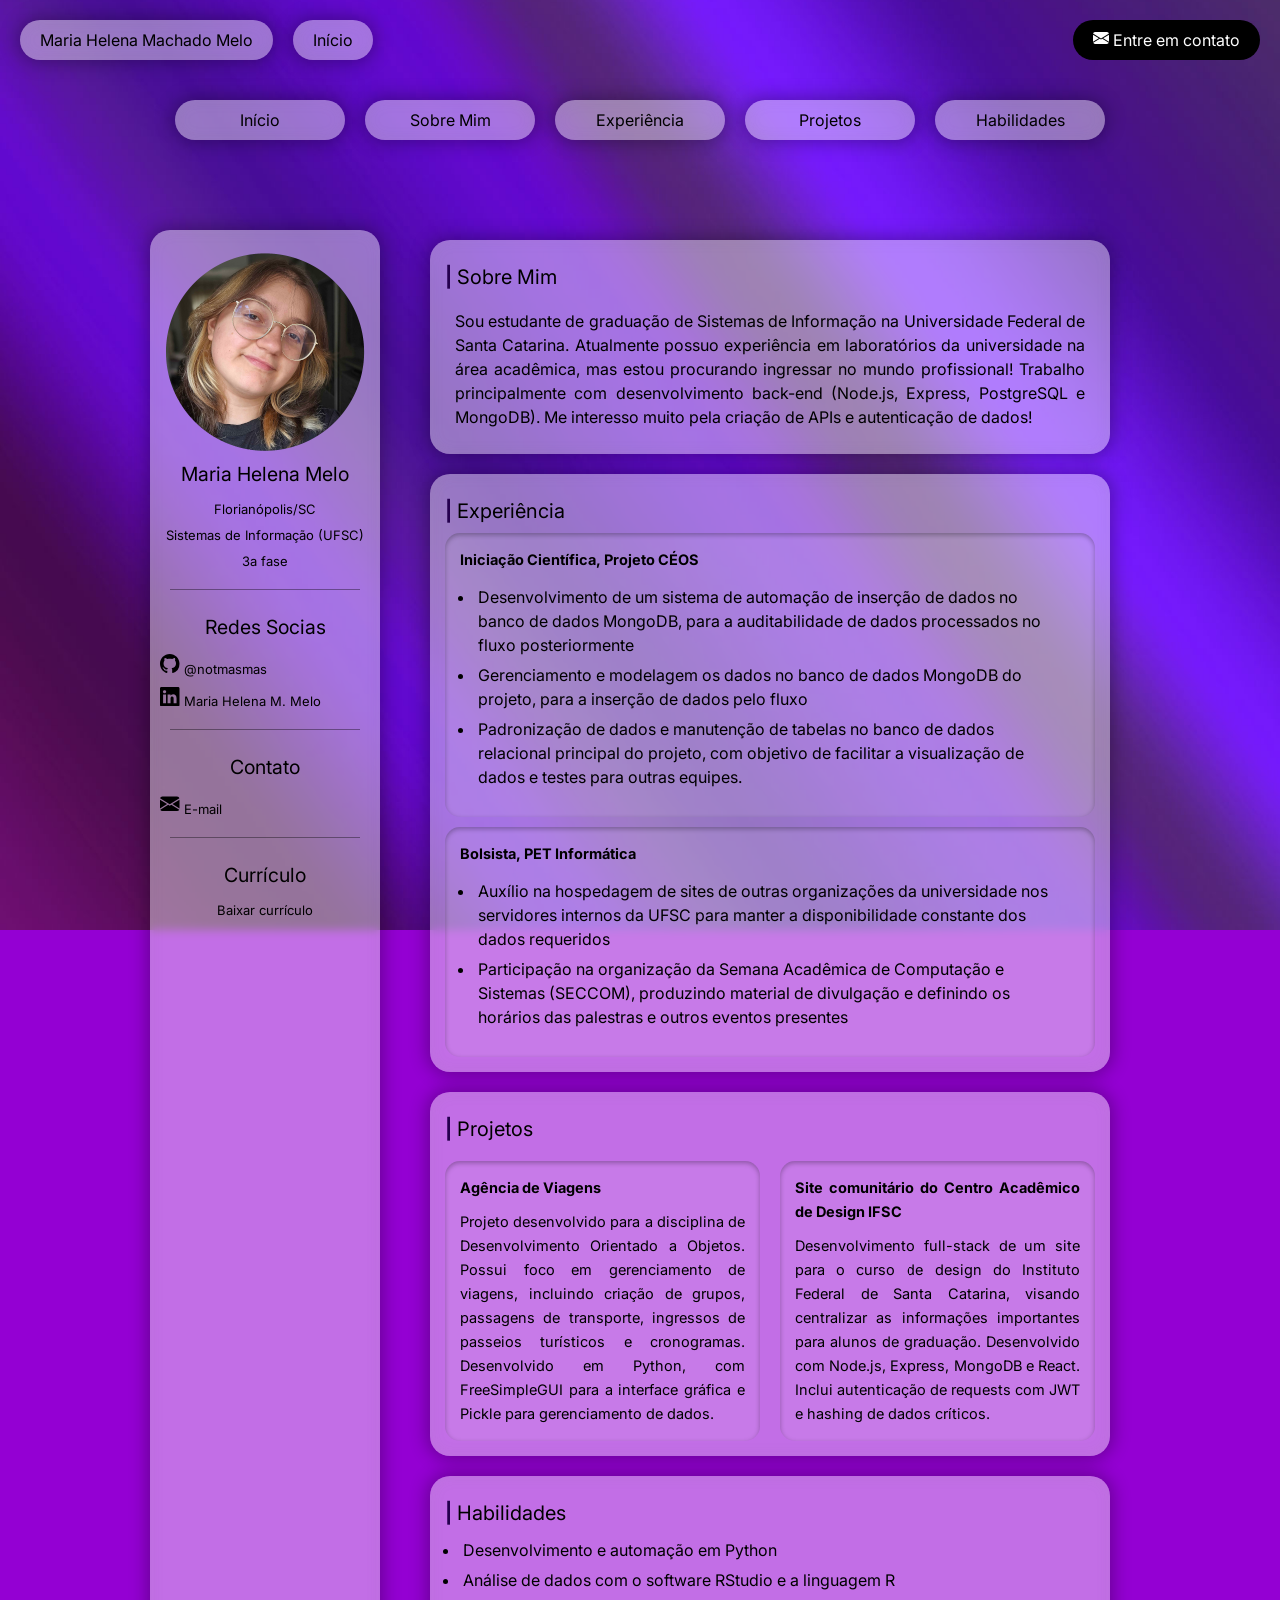
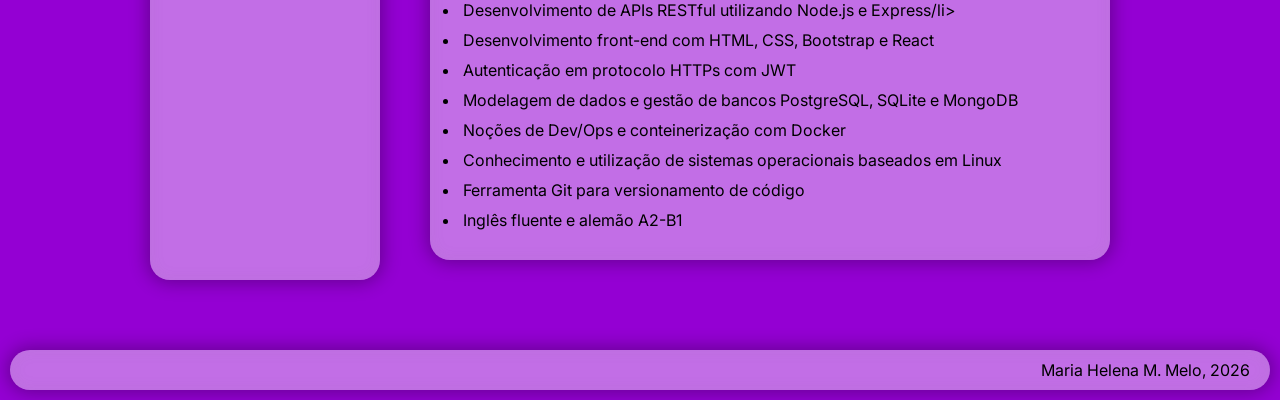
<file: index.html>
<!DOCTYPE html>
<html lang="pt-BR">
<head>
    <meta charset="UTF-8">
    <meta name="viewport" content="width=device-width, initial-scale=1.0">
    <link rel="shortcut icon" href="src/favicon.ico" type="image/x-icon">
    <link rel="preconnect" href="https://fonts.googleapis.com">
    <link rel="preconnect" href="https://fonts.gstatic.com" crossorigin>
    <link href="https://fonts.googleapis.com/css2?family=Inter:ital,opsz,wght@0,14..32,100..900;1,14..32,100..900&display=swap" rel="stylesheet">
    <link rel="stylesheet" href="style.css">
    <title>Currículo Digital</title>
</head>
<body>
    <div class="content-wrapper">
        <nav>
            <menu class="menu-top">
                <li class="glass">Maria Helena Machado Melo</li>
                <li class="menu-top-start glass"><a href="">Início</a></li>
                <li class="right-align">
                    <a href="mailto:mariahelenammelo23@gmail.com" target="_blank">
                        <svg xmlns="http://www.w3.org/2000/svg" width="16" height="16" fill="currentColor" class="bi bi-envelope-fill" viewBox="0 0 16 16">
                            <path d="M.05 3.555A2 2 0 0 1 2 2h12a2 2 0 0 1 1.95 1.555L8 8.414zM0 4.697v7.104l5.803-3.558zM6.761 8.83l-6.57 4.027A2 2 0 0 0 2 14h12a2 2 0 0 0 1.808-1.144l-6.57-4.027L8 9.586zm3.436-.586L16 11.801V4.697z"/>
                        </svg>
                        Entre em contato
                    </a>
                </li>
            </menu>
            <menu class="menu-bottom">
                <li class="glass"><a href="">Início</a></li>
                <li class="glass"><a href="#about-me">Sobre Mim</a></li>
                <li class="glass"><a href="#experience">Experiência</a></li>
                <li class="glass"><a href="#projects">Projetos</a></li>
                <li class="glass"><a href="#skills">Habilidades</a></li>
            </menu>
        </nav>

        <div class="content">
            <aside class="glass">
                <section>
                    <img src="src/me.png" alt="" class="main-pic">
                    <h2>Maria Helena Melo</h2>
                    <p>Florianópolis/SC</p>
                    <p>Sistemas de Informação (UFSC)</p>
                    <p>3a fase</p>
                </section>
                <hr>
                <section class="social-media">
                    <h2>Redes Socias</h2>
                    <p class="aside-link">
                        <a href="https://github.com/notmasmas" target="_blank">
                            <svg xmlns="http://www.w3.org/2000/svg" width="16" height="16" fill="currentColor" class="bi bi-github" viewBox="0 0 16 16">
                                <path d="M8 0C3.58 0 0 3.58 0 8c0 3.54 2.29 6.53 5.47 7.59.4.07.55-.17.55-.38 0-.19-.01-.82-.01-1.49-2.01.37-2.53-.49-2.69-.94-.09-.23-.48-.94-.82-1.13-.28-.15-.68-.52-.01-.53.63-.01 1.08.58 1.23.82.72 1.21 1.87.87 2.33.66.07-.52.28-.87.51-1.07-1.78-.2-3.64-.89-3.64-3.95 0-.87.31-1.59.82-2.15-.08-.2-.36-1.02.08-2.12 0 0 .67-.21 2.2.82.64-.18 1.32-.27 2-.27s1.36.09 2 .27c1.53-1.04 2.2-.82 2.2-.82.44 1.1.16 1.92.08 2.12.51.56.82 1.27.82 2.15 0 3.07-1.87 3.75-3.65 3.95.29.25.54.73.54 1.48 0 1.07-.01 1.93-.01 2.2 0 .21.15.46.55.38A8.01 8.01 0 0 0 16 8c0-4.42-3.58-8-8-8"/>
                            </svg>
                            @notmasmas
                        </a>
                    </p>
                    <p class="aside-link">
                        <a href="https://www.linkedin.com/in/maria-helena-machado-melo-19703837b/" target="_blank">
                            <svg xmlns="http://www.w3.org/2000/svg" width="16" height="16" fill="currentColor" class="bi bi-linkedin" viewBox="0 0 16 16">
                                <path d="M0 1.146C0 .513.526 0 1.175 0h13.65C15.474 0 16 .513 16 1.146v13.708c0 .633-.526 1.146-1.175 1.146H1.175C.526 16 0 15.487 0 14.854zm4.943 12.248V6.169H2.542v7.225zm-1.2-8.212c.837 0 1.358-.554 1.358-1.248-.015-.709-.52-1.248-1.342-1.248S2.4 3.226 2.4 3.934c0 .694.521 1.248 1.327 1.248zm4.908 8.212V9.359c0-.216.016-.432.08-.586.173-.431.568-.878 1.232-.878.869 0 1.216.662 1.216 1.634v3.865h2.401V9.25c0-2.22-1.184-3.252-2.764-3.252-1.274 0-1.845.7-2.165 1.193v.025h-.016l.016-.025V6.169h-2.4c.03.678 0 7.225 0 7.225z"/>
                            </svg>
                            Maria Helena M. Melo
                        </a>
                    </p>
                </section>
                <hr>
                <section>
                    <h2>Contato</h2>
                    <p class="aside-link">
                        <a href="mailto:mariahelenammelo23@gmail.com" target="_blank">
                            <svg xmlns="http://www.w3.org/2000/svg" width="16" height="16" fill="currentColor" class="bi bi-envelope-fill" viewBox="0 0 16 16">
                                <path d="M.05 3.555A2 2 0 0 1 2 2h12a2 2 0 0 1 1.95 1.555L8 8.414zM0 4.697v7.104l5.803-3.558zM6.761 8.83l-6.57 4.027A2 2 0 0 0 2 14h12a2 2 0 0 0 1.808-1.144l-6.57-4.027L8 9.586zm3.436-.586L16 11.801V4.697z"/>
                            </svg>
                            E-mail
                        </a>
                    </p>
                </section>
                <hr>
                <section>
                    <h2>Currículo</h2>
                    <p>
                        <a href="./src/Curriculo_Maria_Helena_Melo.pdf" download="Curriculo_Maria_Helena_Melo.pdf">
                            Baixar currículo
                        </a>
                    </p>
                </section>
            </aside>
            <main>
                <section id="about-me" class="glass">
                    <h2>Sobre Mim</h2>
                    <p>Sou estudante de graduação de Sistemas de Informação na Universidade Federal de Santa Catarina. Atualmente possuo experiência em laboratórios da universidade na área acadêmica, mas estou procurando ingressar no mundo profissional! Trabalho principalmente com desenvolvimento back-end (Node.js, Express, PostgreSQL e MongoDB). Me interesso muito pela criação de APIs e autenticação de dados!</p>
                </section>
                <section id="experience" class="glass">
                    <h2>Experiência</h2>
                    <a href="https://ceos.ufsc.br/" target="_blank" class="experience">
                        <h3>Iniciação Científica, Projeto CÉOS</h3>
                        <ul>
                            <li>Desenvolvimento de um sistema de automação de inserção de dados no banco de dados
                            MongoDB, para a auditabilidade de dados processados no fluxo posteriormente </li>
                            <li>Gerenciamento e modelagem os dados no banco de dados MongoDB do projeto, para a
                            inserção de dados pelo fluxo</li>
                            <li>Padronização de dados e manutenção de tabelas no banco de dados relacional principal do
                            projeto, com objetivo de facilitar a visualização de dados e testes para outras equipes.</li>
                        </ul>
                    </a>
                    <a href="https://petinformatica.ufsc.br/" target="_blank" class="experience">
                        <h3>Bolsista, PET Informática</h3>
                        <ul>
                            <li>Auxílio na hospedagem de sites de outras organizações da universidade nos servidores
                            internos da UFSC para manter a disponibilidade constante dos dados requeridos</li>
                            <li>Participação na organização da Semana Acadêmica de Computação e Sistemas (SECCOM),
                            produzindo material de divulgação e definindo os horários das palestras e outros eventos
                            presentes</li>
                        </ul>
                    </a>
                </section>
                <section id="projects" class="glass">
                    <h2>Projetos</h2>
                    <div class="projects-grid">
                        <a href="https://github.com/Gustavo-de-Pinho/Agencia-de-viagens" target="_blank">
                            <h3>Agência de Viagens</h3>
                            <p>Projeto desenvolvido para a disciplina de Desenvolvimento Orientado a Objetos. Possui foco em gerenciamento de viagens, incluindo criação de grupos, passagens de transporte, ingressos de passeios turísticos e cronogramas. Desenvolvido em Python, com FreeSimpleGUI para a interface gráfica e Pickle para gerenciamento de dados.</p>
                        </a>
                        <a href="https://github.com/notmasmas/trabalho-devweb" target="_blank">
                            <h3>Site comunitário do Centro Acadêmico de Design IFSC</h3>
                            <p>Desenvolvimento full-stack de um site para o curso de design do Instituto Federal de Santa Catarina, visando centralizar as informações importantes para alunos de graduação. Desenvolvido com Node.js, Express, MongoDB e React. Inclui autenticação de requests com JWT e hashing de dados críticos.</p>
                        </a>
                    </div>
                </section>
                <section id="skills" class="glass">
                    <h2>Habilidades</h2>
                    <ul>
                        <li>Desenvolvimento e automação em Python</li>
                        <li>Análise de dados com o software RStudio e a linguagem R</li>
                        <li>Desenvolvimento de APIs RESTful utilizando Node.js e Express/li>
                        <li>Desenvolvimento front-end com HTML, CSS, Bootstrap e React</li>
                        <li>Autenticação em protocolo HTTPs com JWT</li>
                        <li>Modelagem de dados e gestão de bancos PostgreSQL, SQLite e MongoDB</li>
                        <li>Noções de Dev/Ops e conteinerização com Docker</li>
                        <li>Conhecimento e utilização de sistemas operacionais baseados em Linux</li>
                        <li>Ferramenta Git para versionamento de código</li>
                        <li>Inglês fluente e alemão A2-B1</li>
                    </ul>
                </section>
            </main>
        </div>
        
        <footer class="glass">
            <p>Maria Helena M. Melo, 2026</p>
        </footer>
    </div>
</body>
</html>
</file>
<file: style.css>
:root {
    --highlight-colour: #9400d3;
    --light-gray: #ebebeb;
}

* {
    border: 0px;
    padding: 0px;
    margin: 0px;
}

body {
    background-color: #9400d3;
    font-family: Inter, Helvetica, sans-serif;

    background-image: url('./src/background.jpg');
    background-attachment: fixed;
    background-position: center;
    background-repeat: no-repeat;
    background-size: cover;
}

a {
    text-decoration: none;
    color: black
}

.glass {
    background-color: rgba(255, 255, 255, 0.432);
    color: black;
    backdrop-filter: blur(5px);
    box-shadow: inset 0 0 15px rgba(135, 135, 135, .1), 0 0 18px 3px rgba(0, 0, 0, .3);

/*     border-top: 1px solid rgba(153, 153, 153, 0.5);
    border-left: 1px solid rgba(153, 153, 153, 0.5);
    border-bottom: 1px solid rgba(156, 156, 156, 0.5);
    border-right: 1px solid rgba(0, 0, 0, 0.5); */
}

.content-wrapper {
/*     display: grid;
    grid-template-columns: 1fr; */

    display: flex;
    flex-direction: column;
    justify-content: space-between;
    min-height: 100vh;
}

/* MENU */

nav menu li {
    display: inline;
}

nav a {
    text-decoration: none;
    color: black;
}

nav a:hover {
    filter: blur(1px);
}

nav li {
    padding: 10px 20px;
    margin: 10px;
    border-radius: 20px;;
}

.menu-top {
    display: flex;

    padding: 10px;
}

.right-align {
    background-color: black;
    color: white;
    margin-left: auto;
}

.right-align a {
    color: white;
}

.menu-bottom {
    display: flex;
    flex-flow: row wrap;
    justify-content: center;
    padding: 10px;
}

.menu-bottom li {
    text-align: center;
    width: 130px;
}

.menu-bottom a {
    color: black;
    text-decoration: none;
}

/* CONTENT */

.content {
    flex-grow: 1;
    display: grid;
    grid-template-columns: 260px 1fr;

    margin: 30px auto;
    max-width: 1000px;
    border-radius: 35px;
    padding: 20px;
}

aside {
    font-size: 13px;
    margin: 20px 20px 10px 10px;
    padding: 20px 5px;
    border-radius: 20px;
}

.main-pic {
    display: block;
    margin: auto;
}

aside h2 {
    font-size: 1.5em;
    font-weight: normal;
    text-align: center;
    padding: 10px;
}

aside p {
    padding: 5px;
    text-align: center;
}


aside a:hover {
    color: rgba(255, 255, 255, 0.432);
}

aside hr {
    height: 1px;
    background-color: rgba(0, 0, 0, 0.377);
    margin: 15px;
}

.aside-link {
    text-align: left;
}

aside .bi {
    width: 1.5em;
    height: 1.5em;
}

main {
    padding: 10px;
    border-radius: 35px;

    color: black;
    font-size: 16px;
    line-height: 1.5em;
}

main > section {
    padding: 5px;
    margin: 20px;
    border-radius: 20px;
}

main a {
    background-color: rgba(255, 255, 255, 0.082);
    box-shadow: inset 0 2px 5px rgba(0, 0, 0, 0.295);
}

main a:hover {
    border: 10px var(--highlight-colour);
    box-shadow: 0 0 5px 1px gray;
    filter: blur(1px);
}

main h2 {
    font-weight: normal;
    font-size: 20px;

    margin: 20px 10px 10px 10px;
}

main h2::before {
    content: "| ";
    color:#25004e;
    font-weight: bold;
}

main > section > h3 {
    margin: 10px;
    font-size: 14.5px;
}

main > section > p {

    border-radius: 15px;
    padding: 10px;
    margin: 10px;

    text-align: justify;
}

main ul {
    margin: 10px 25px 20px;
}

main ul li {
    padding: 3px;
}

.experience {
    display: block;

    padding: 5px;
    margin: 10px;
    border-radius: 15px;

    color: black;
    text-decoration: none;
}

.experience h3 {
    margin: 10px;
    font-weight: bold;
    font-size: 14.5px;
}

.projects-grid {
    display: grid;
    grid-template-columns: 1fr 1fr;
    align-items: stretch;
}

.projects-grid > a {
    display: block;
    padding: 15px;
    border-radius: 15px;
    margin: 10px;

    color: black;
    text-align: justify;

    white-space: normal;
    overflow-wrap: break-word;
}

.projects-grid > a > p {
    font-size: 14.5px;
}

.projects-grid h3 {
    margin-bottom: 10px;

    font-weight: bold;
    font-size: 14.5px;
}

.tech-icon {
    height: 3em;
    width: 3em;
    fill: var(--highlight-colour);
}

/* FOOTER */

footer {
    display: flex;
    background-color: black;
    color: white;
    padding: 10px 20px;
    margin: 10px;
    border-radius: 20px;
    justify-content: right;
}

@media (max-width: 750px) {
    .content {grid-template-columns: 1fr;}
    .projects-grid { grid-template-columns: 1fr;}
}
</file>
